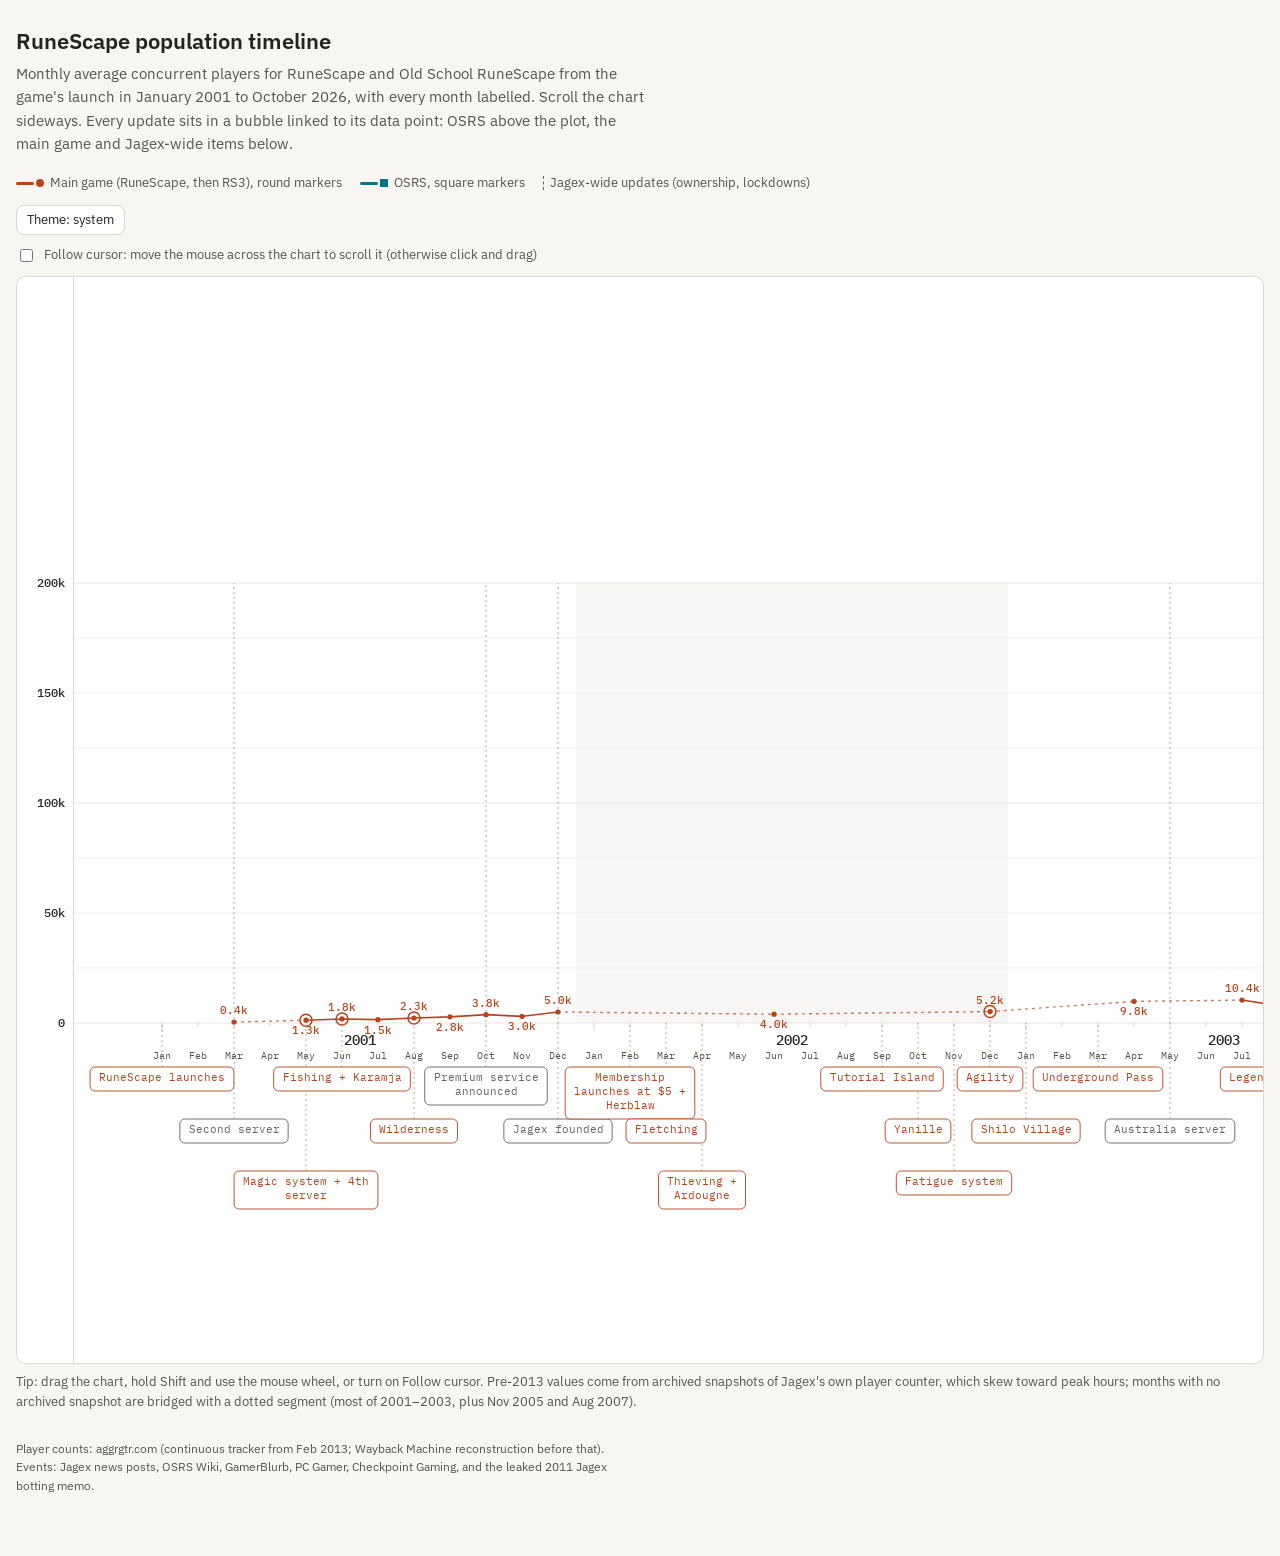
<file: index.html>
<!doctype html>
<html lang="en">
<head>
<meta charset="utf-8">
<meta name="viewport" content="width=device-width, initial-scale=1">
<meta name="description" content="Monthly average concurrent players for RuneScape and Old School RuneScape, 2001 to today, with every major update pinned to the month it shipped.">
<style>html{color-scheme:light dark}body{margin:0;font-family:system-ui,sans-serif;font-size:14px}img{max-width:100%}</style>
<title>RuneScape Population Timeline</title>
<link rel="stylesheet" href="https://fonts.googleapis.com/css2?family=IBM+Plex+Sans:wght@400;500;600&family=IBM+Plex+Mono:wght@400;500&display=swap">
<style>
/* Layout: one long horizontally scrolling chart strip with a sticky y-axis; notes stacked beneath. */
:root{
  --bg:#f7f6f2; --fg:#23231f; --muted:#55544e; --line:#d9d7cf; --grid:#e8e6df; --panel:#ffffff;
  --all:#b8441c; --rs3:#b8441c; --osrs:#0b6f8e;
  --trade:#b4850c; --mtx:#5e55c4; --osrs-ev:#2a7fcb; --rev:#b5347c; --neutral:#66645e;
  --font-body:"IBM Plex Sans",system-ui,-apple-system,"Segoe UI",sans-serif;
  --font-mono:"IBM Plex Mono",ui-monospace,SFMono-Regular,Menlo,monospace;
}
@media (prefers-color-scheme: dark){ :root:not([data-theme="light"]){
  --bg:#17171a; --fg:#ebe9e2; --muted:#c4c2b9; --line:#3a3a40; --grid:#2a2a2f; --panel:#1f1f23;
  --all:#f0825a; --rs3:#f0825a; --osrs:#4fb8e0; --trade:#e6b84a; --mtx:#9c93f2; --osrs-ev:#6db2f5; --rev:#ef7fbf; --neutral:#b9b7ae; color-scheme:dark } }
:root[data-theme="dark"]{
  --bg:#17171a; --fg:#ebe9e2; --muted:#c4c2b9; --line:#3a3a40; --grid:#2a2a2f; --panel:#1f1f23;
  --all:#f0825a; --rs3:#f0825a; --osrs:#4fb8e0; --trade:#e6b84a; --mtx:#9c93f2; --osrs-ev:#6db2f5; --rev:#ef7fbf; --neutral:#b9b7ae; color-scheme:dark }
body{background:var(--bg);color:var(--fg);font-family:var(--font-body);font-size:15px;line-height:1.55;
  padding-block:24px 48px;padding-left:max(16px,env(safe-area-inset-left,0px));padding-right:max(16px,env(safe-area-inset-right,0px))}
h1{font-size:22px;font-weight:600;margin:0 0 4px;text-wrap:balance}
.sub{color:var(--muted);margin:0 0 18px;max-width:70ch}
.legend{display:flex;flex-wrap:wrap;gap:6px 18px;margin:0 0 12px;font-size:13px;color:var(--muted)}
.legend span{display:inline-flex;align-items:center;gap:6px}
.sw{width:18px;height:3px;border-radius:2px;display:inline-block}
.mk{width:8px;height:8px;display:inline-block;margin-left:-4px}
.pill{width:14px;height:14px;border-radius:50%;display:inline-block;border:1.5px solid}
.tick{width:0;height:14px;display:inline-block;border-left:1.5px dashed var(--neutral)}
.strip{position:relative;border:1px solid var(--line);border-radius:10px;background:var(--panel);overflow-x:auto;overflow-y:hidden;
  scrollbar-width:thin;cursor:grab;user-select:none}
.strip.dragging{cursor:grabbing}
.strip.follow{cursor:ew-resize}
.ctl{display:flex;align-items:center;gap:8px;font-size:13px;color:var(--muted);margin:0 0 10px}
.ctl input{accent-color:var(--rs3)}
.btn{font:inherit;font-size:13px;color:var(--fg);background:var(--panel);border:1px solid var(--line);border-radius:8px;padding:4px 10px;cursor:pointer}
.btn:focus-visible{outline:2px solid var(--rs3);outline-offset:2px}
.bub{cursor:help}
.bub:focus-visible rect{stroke-width:2}
.tip{position:absolute;z-index:3;pointer-events:none;background:var(--fg);color:var(--bg);font-size:12.5px;line-height:1.45;padding:8px 12px;border-radius:8px;min-width:240px;max-width:320px;white-space:nowrap;box-shadow:0 2px 8px rgba(0,0,0,.25)}
.tip b{font-weight:600}
.tip .row{display:flex;justify-content:space-between;gap:14px;font-family:var(--font-mono);font-variant-numeric:tabular-nums}
.strip .inner{display:flex;align-items:flex-start;width:max-content}
#chart{flex:0 0 auto;display:block}
.axis{position:sticky;left:0;z-index:2;background:var(--panel);border-right:1px solid var(--line);flex:0 0 auto}
.hint{font-size:13px;color:var(--muted);margin:8px 0 0}
.notes{margin-top:28px;display:grid;grid-template-columns:repeat(auto-fit,minmax(280px,1fr));gap:12px 28px;font-size:14px}
.notes h2{font-size:15px;font-weight:600;margin:0 0 6px;grid-column:1/-1}
.ev{display:flex;gap:10px;align-items:flex-start}
.ev .n{flex:0 0 10px;height:10px;border-radius:50%;border:1.5px solid;margin-top:6px}
.ev .d{font-family:var(--font-mono);font-size:12px;color:var(--muted);display:block}
.src{margin-top:28px;font-size:12px;color:var(--muted);max-width:90ch}
svg text{font-family:var(--font-mono);font-variant-numeric:tabular-nums}
</style>
</head>
<body>


<h1>RuneScape population timeline</h1>
<p class="sub">Monthly average concurrent players for RuneScape and Old School RuneScape from the game's launch in January 2001 to October 2026, with every month labelled. Scroll the chart sideways. Every update sits in a bubble linked to its data point: OSRS above the plot, the main game and Jagex-wide items below.</p>
<div class="legend">
  <span><i class="sw" style="background:var(--rs3)"></i><i class="mk" style="background:var(--rs3);border-radius:50%"></i>Main game (RuneScape, then RS3), round markers</span>
  <span><i class="sw" style="background:var(--osrs)"></i><i class="mk" style="background:var(--osrs)"></i>OSRS, square markers</span>
  <span><i class="tick"></i>Jagex-wide updates (ownership, lockdowns)</span>
</div>
<div class="ctl"><button type="button" id="theme" class="btn">Theme: system</button></div>
<label class="ctl"><input type="checkbox" id="follow"> Follow cursor: move the mouse across the chart to scroll it (otherwise click and drag)</label>
<div class="strip" id="strip"><div class="tip" id="tip" role="status" hidden></div><div class="inner"><svg class="axis" id="axis" aria-hidden="true"></svg><svg id="chart" role="img"><title>Monthly average concurrent players, 2001 to 2026</title></svg></div></div>
<p class="hint">Tip: drag the chart, hold Shift and use the mouse wheel, or turn on Follow cursor. Pre-2013 values come from archived snapshots of Jagex's own player counter, which skew toward peak hours; months with no archived snapshot are bridged with a dotted segment (most of 2001–2003, plus Nov 2005 and Aug 2007).</p>

<p class="src">Player counts: aggrgtr.com (continuous tracker from Feb 2013; Wayback Machine reconstruction before that). Events: Jagex news posts, OSRS Wiki, GamerBlurb, PC Gamer, Checkpoint Gaming, and the leaked 2011 Jagex botting memo.</p>

<script>
const D = {"pre":[["2001-03",429],["2001-05",1267],["2001-06",1844],["2001-07",1532],["2001-08",2284],["2001-09",2795],["2001-10",3790],["2001-11",3019],["2001-12",5007],["2002-06",3995],["2002-12",5195],["2003-04",9824],["2003-07",10418],["2003-08",7898],["2003-10",11518],["2003-11",8817],["2003-12",10376],["2004-01",13854],["2004-02",14993],["2004-03",14886],["2004-04",16011],["2004-05",17930],["2004-06",23114],["2004-07",26655],["2004-08",30223],["2004-09",37400],["2004-10",37190],["2004-11",43382],["2004-12",54774],["2005-01",57577],["2005-02",68165],["2005-03",77376],["2005-04",80031],["2005-05",85192],["2005-06",85283],["2005-07",92630],["2005-08",90632],["2005-09",75282],["2005-10",65818],["2005-12",89795],["2006-01",81426],["2006-02",112813],["2006-03",71936],["2006-04",119044],["2006-05",110411],["2006-06",133497],["2006-07",134996],["2006-08",123249],["2006-09",113134],["2006-10",129476],["2006-11",139970],["2006-12",138292],["2007-01",144117],["2007-02",98102],["2007-03",98608],["2007-04",190487],["2007-05",100623],["2007-06",126589],["2007-07",166309],["2007-09",118438],["2007-10",131382],["2007-11",136714],["2007-12",121366],["2008-01",121691],["2008-02",98771],["2008-03",113050],["2008-04",105833],["2008-05",98882],["2008-06",118284],["2008-07",117384],["2008-08",109096],["2008-09",77781],["2008-10",89139],["2008-11",81450],["2008-12",93824],["2009-01",106241],["2009-02",91209],["2009-03",84467],["2009-04",84611],["2009-05",94568],["2009-06",95932],["2009-07",130797],["2009-08",120580],["2009-09",77370],["2009-10",70708],["2009-11",77687],["2009-12",101616],["2010-01",108957],["2010-02",100351],["2010-03",106769],["2010-04",107038],["2010-05",100529],["2010-06",127889],["2010-07",130587],["2010-08",135318],["2010-09",117688],["2010-10",108778],["2010-11",113529],["2010-12",108872],["2011-01",157314],["2011-02",189115],["2011-03",171344],["2011-04",193932],["2011-05",168079],["2011-06",174499],["2011-07",188129],["2011-08",185442],["2011-09",174713],["2011-10",150575],["2011-11",64112],["2011-12",65388],["2012-01",70737],["2012-02",70419],["2012-03",98566],["2012-04",110625],["2012-05",104625],["2012-06",138665],["2012-07",136117],["2012-08",131190],["2012-09",112989],["2012-10",104121],["2012-11",99922],["2012-12",79644],["2013-01",78974],["2013-02",69460]],"osrs":[["2013-02",39591],["2013-03",40382],["2013-04",35221],["2013-05",22661],["2013-06",19753],["2013-07",15494],["2013-08",13823],["2013-09",12813],["2013-10",10732],["2013-11",12258],["2013-12",12423],["2014-01",15912],["2014-02",16831],["2014-03",15712],["2014-04",13240],["2014-05",11742],["2014-06",15324],["2014-07",17255],["2014-08",17509],["2014-09",14576],["2014-10",15827],["2014-11",15919],["2014-12",16724],["2015-01",20591],["2015-02",25527],["2015-03",36311],["2015-04",37553],["2015-05",34987],["2015-06",31829],["2015-07",34312],["2015-08",35260],["2015-09",30255],["2015-10",28847],["2015-11",29794],["2015-12",33189],["2016-01",36879],["2016-02",34450],["2016-03",36142],["2016-04",35864],["2016-05",38589],["2016-06",38148],["2016-07",37174],["2016-08",34031],["2016-09",31743],["2016-10",33143],["2016-11",35551],["2016-12",41541],["2017-01",45901],["2017-02",41973],["2017-03",45276],["2017-04",45791],["2017-05",44137],["2017-06",44254],["2017-07",45184],["2017-08",44161],["2017-09",45252],["2017-10",45167],["2017-11",43704],["2017-12",49538],["2018-01",54263],["2018-02",52914],["2018-03",53101],["2018-04",50442],["2018-05",49503],["2018-06",45730],["2018-07",56444],["2018-08",58606],["2018-09",59316],["2018-10",58898],["2018-11",97939],["2018-12",94471],["2019-01",98524],["2019-02",95329],["2019-03",86009],["2019-04",82974],["2019-05",80673],["2019-06",74911],["2019-07",72544],["2019-08",72313],["2019-09",67481],["2019-10",63118],["2019-11",64323],["2019-12",65871],["2020-01",69042],["2020-02",74881],["2020-03",89956],["2020-04",113166],["2020-05",112112],["2020-06",101797],["2020-07",91797],["2020-08",87114],["2020-09",86642],["2020-10",95210],["2020-11",110926],["2020-12",84108],["2021-01",82321],["2021-02",83034],["2021-03",79549],["2021-04",78025],["2021-05",73064],["2021-06",63344],["2021-07",60111],["2021-08",64702],["2021-09",65119],["2021-10",78161],["2021-11",70375],["2021-12",66589],["2022-01",87509],["2022-02",74924],["2022-03",59021],["2022-04",60279],["2022-05",61146],["2022-06",63310],["2022-07",66375],["2022-08",70676],["2022-09",72562],["2022-10",72385],["2022-11",69665],["2022-12",77801],["2023-01",90526],["2023-02",91126],["2023-03",91581],["2023-04",94174],["2023-05",91887],["2023-06",86403],["2023-07",93813],["2023-08",100264],["2023-09",102078],["2023-10",105378],["2023-11",126268],["2023-12",108884],["2024-01",93866],["2024-02",97666],["2024-03",107881],["2024-04",113930],["2024-05",110531],["2024-06",112229],["2024-07",110554],["2024-08",112641],["2024-09",110647],["2024-10",107776],["2024-11",114517],["2024-12",126692],["2025-01",97584],["2025-02",94593],["2025-03",103558],["2025-04",100990],["2025-05",114985],["2025-06",127862],["2025-07",144638],["2025-08",184899],["2025-09",159876],["2025-10",150617],["2025-11",151220],["2025-12",166718],["2026-01",182433],["2026-02",138120],["2026-03",125443],["2026-04",140604],["2026-05",110092],["2026-06",91297],["2026-07",97851],["2026-08",105394],["2026-09",97149],["2026-10",98755]],"rs3":[["2013-02",48758],["2013-03",45608],["2013-04",45611],["2013-05",44721],["2013-06",49087],["2013-07",37844],["2013-08",30936],["2013-09",26852],["2013-10",23596],["2013-11",24063],["2013-12",28827],["2014-01",32559],["2014-02",33844],["2014-03",31354],["2014-04",28590],["2014-05",28585],["2014-06",31452],["2014-07",37764],["2014-08",38871],["2014-09",34583],["2014-10",36456],["2014-11",38207],["2014-12",37462],["2015-01",39920],["2015-02",40849],["2015-03",37752],["2015-04",37142],["2015-05",34282],["2015-06",36287],["2015-07",36744],["2015-08",32692],["2015-09",33276],["2015-10",34343],["2015-11",28461],["2015-12",30893],["2016-01",34388],["2016-02",35309],["2016-03",32868],["2016-04",31760],["2016-05",30584],["2016-06",31498],["2016-07",28213],["2016-08",27348],["2016-09",29230],["2016-10",26408],["2016-11",25360],["2016-12",26895],["2017-01",29431],["2017-02",32086],["2017-03",28263],["2017-04",28448],["2017-05",30772],["2017-06",28995],["2017-07",27336],["2017-08",28024],["2017-09",28130],["2017-10",25018],["2017-11",23307],["2017-12",26054],["2018-01",27082],["2018-02",28540],["2018-03",27404],["2018-04",24048],["2018-05",23530],["2018-06",23049],["2018-07",21985],["2018-08",24345],["2018-09",25719],["2018-10",22156],["2018-11",25451],["2018-12",23732],["2019-01",28242],["2019-02",27185],["2019-03",23557],["2019-04",20846],["2019-05",20112],["2019-06",20525],["2019-07",23408],["2019-08",21427],["2019-09",17876],["2019-10",17408],["2019-11",19305],["2019-12",20030],["2020-01",20303],["2020-02",22005],["2020-03",26339],["2020-04",45445],["2020-05",39155],["2020-06",31557],["2020-07",30181],["2020-08",31651],["2020-09",29558],["2020-10",33415],["2020-11",35485],["2020-12",32748],["2021-01",35867],["2021-02",38300],["2021-03",34307],["2021-04",35944],["2021-05",35003],["2021-06",31325],["2021-07",31468],["2021-08",33454],["2021-09",31155],["2021-10",28057],["2021-11",29661],["2021-12",36519],["2022-01",31015],["2022-02",27720],["2022-03",24213],["2022-04",24544],["2022-05",24380],["2022-06",23331],["2022-07",25472],["2022-08",26726],["2022-09",24173],["2022-10",26820],["2022-11",26120],["2022-12",26138],["2023-01",26251],["2023-02",25073],["2023-03",21985],["2023-04",22293],["2023-05",21504],["2023-06",24952],["2023-07",25621],["2023-08",31576],["2023-09",23197],["2023-10",21340],["2023-11",23689],["2023-12",26547],["2024-01",21692],["2024-02",21526],["2024-03",20487],["2024-04",18460],["2024-05",18460],["2024-06",18082],["2024-07",18412],["2024-08",21328],["2024-09",19516],["2024-10",20763],["2024-11",24537],["2024-12",27848],["2025-01",23238],["2025-02",21623],["2025-03",20438],["2025-04",19310],["2025-05",19904],["2025-06",18555],["2025-07",19346],["2025-08",19441],["2025-09",27285],["2025-10",23985],["2025-11",19644],["2025-12",22481],["2026-01",22212],["2026-02",20771],["2026-03",19242],["2026-04",17421],["2026-05",17182],["2026-06",15736],["2026-07",17534],["2026-08",28003],["2026-09",18812],["2026-10",17353]]};
const EV = [];
const OTHER = [["2001-01","RuneScape launches","all"],["2001-03","Second server","jagex"],["2001-05","Magic system + 4th server","all"],["2001-06","Fishing + Karamja","all"],["2001-08","Wilderness","all"],["2001-10","Premium service announced","jagex"],["2001-12","Jagex founded","jagex"],["2002-02","Membership launches at $5 + Herblaw","all"],["2002-03","Fletching","all"],["2002-04","Thieving + Ardougne","all"],["2002-09","Tutorial Island","all"],["2002-10","Yanille","all"],["2002-11","Fatigue system","all"],["2002-12","Agility","all"],["2003-01","Shilo Village","all"],["2003-03","Underground Pass","all"],["2003-05","Australia server","jagex"],["2003-08","Legends' Quest","all"],["2003-09","Mage Arena","all"],["2003-12","RuneScape 2 beta","all"],["2004-03","Duel Arena","all"],["2004-03","RuneScape 2 + Runecrafting","all"],["2004-04","Underground Pass (RS2 port)","all"],["2004-05","Treasure Trails","all"],["2004-06","Special attacks","all"],["2004-09","Kalphite Queen","all"],["2004-10","Morytania expansion","all"],["2004-12","Castle Wars + Monkey Madness","all"],["2005-01","Slayer","all"],["2005-05","Barrows","all"],["2005-07","Farming","all"],["2005-09","Fight Pits + Bank PIN","all"],["2005-10","TzHaar Fight Caves","all"],["2005-12","Champions + Wyverns","all"],["2006-03","Recipe for Disaster","all"],["2006-04","Pest Control","all"],["2006-05","Construction","all"],["2006-07","Lunar Diplomacy","all"],["2006-11","Hunter","all"],["2007-02","Fremennik Isles","all"],["2007-05","1M subscribers","all"],["2007-08","God Wars Dungeon","all"],["2007-11","Grand Exchange","all"],["2007-12","Free trade and Wilderness removed","all"],["2008-01","Summoning","all"],["2008-04","Fist of Guthix","all"],["2008-07","RuneScape HD","all"],["2008-08","Membership to $5.95","jagex"],["2008-11","Stealing Creation + While Guthix Sleeps","all"],["2009-02","Gerhard CEO","jagex"],["2009-02","Soul Wars","all"],["2009-07","Mobilising Armies","all"],["2009-09","Living Rock Caverns","all"],["2010-01","Nomad's Requiem","all"],["2010-04","Dungeoneering","all"],["2010-06","Court Cases + Ancient Effigies","all"],["2010-08","Elite Treasure Trails + Conquest","all"],["2010-10","The Void Stares Back","all"],["2010-12","Insight buys majority","jagex"],["2011-01","Nex","all"],["2011-02","Free trade and Wilderness return","all"],["2011-06","Members' Loyalty Programme","all"],["2011-07","Clan Citadels","all"],["2011-09","Ritual of the Mahjarrat","all"],["2011-10","Bot Nuke Day","all"],["2011-11","Dominion Tower","all"],["2012-01","Membership to $7.95","jagex"],["2012-02","Squeal of Fortune","all"],["2012-04","Runespan","all"],["2012-05","Queen Black Dragon","all"],["2012-07","Solomon's Store","all"],["2012-10","KBD + dungeon rework","all"],["2012-11","Evolution of Combat","all"],["2012-12","Player-owned Ports","all"],["2012-12","Premier Club introduced","all"],["2013-02","OSRS launches","osrs"],["2013-03","The World Wakes","rs3"],["2013-07","RS3 branding","rs3"],["2013-08","Divination","rs3"],["2013-09","Bonds","rs3"],["2013-09","Nightmare Zone","osrs"],["2013-10","God Wars Dungeon","osrs"],["2013-10","PvP worlds","osrs"],["2013-12","Rooftop Agility + Slayer batch 1","osrs"],["2014-01","Kraken","osrs"],["2014-02","Treasure Hunter","rs3"],["2014-03","Wilderness rejuvenation","osrs"],["2014-04","Motherlode Mine","osrs"],["2014-06","Clan Wars","osrs"],["2014-07","Legacy Mode + Araxxor","rs3"],["2014-09","Bounty Hunter","osrs"],["2014-09","Prifddinas","rs3"],["2014-10","Ironman modes","osrs"],["2014-11","Heart of Stone + Prifddinas pt 2","rs3"],["2015-02","OSRS free-to-play","osrs"],["2015-03","Bonds","osrs"],["2015-03","Dimension of Disaster","rs3"],["2015-03","Membership to $9.49","jagex"],["2015-07","Duel Arena rework","osrs"],["2015-07","Raids (Mazcab)","rs3"],["2015-08","Cerberus","osrs"],["2015-09","DarkScape","rs3"],["2015-10","Deadman Mode","osrs"],["2016-01","Invention","rs3"],["2016-01","Zeah","osrs"],["2016-02","RuneMetrics Pro","rs3"],["2016-04","NXT client","rs3"],["2016-05","Monkey Madness II","osrs"],["2016-06","Catacombs of Kourend","osrs"],["2016-06","Telos","rs3"],["2016-07","Hongtou buys Jagex","jagex"],["2016-08","Last Man Standing","osrs"],["2016-08","Skill pets","rs3"],["2016-09","Wintertodt","osrs"],["2016-11","Children of Mah","rs3"],["2016-11","Hardcore Ironman","osrs"],["2016-12","Sliske's Endgame","rs3"],["2017-01","Chambers of Xeric","osrs"],["2017-01","Mansell CEO","jagex"],["2017-05","Shattered Worlds","rs3"],["2017-06","Inferno","osrs"],["2017-06","Menaphos","rs3"],["2017-07","The Magister","rs3"],["2017-09","Fossil Island","osrs"],["2017-09","Lost Grove + Invention batch 2","rs3"],["2017-10","Dimension of the Damned","rs3"],["2017-10","Grotesque Guardians","osrs"],["2017-11","Mage Arena II + Revenant Caves","osrs"],["2018-01","Dragon Slayer II","osrs"],["2018-02","Clue scroll overhaul","rs3"],["2018-03","Deep Sea Fishing","rs3"],["2018-04","Safecracking","rs3"],["2018-05","Solak","rs3"],["2018-06","Elite Dungeons (Temple of Aminishi)","rs3"],["2018-06","Membership to $10.99","jagex"],["2018-06","Theatre of Blood","osrs"],["2018-07","RunePass","rs3"],["2018-09","Player-owned farm","rs3"],["2018-10","Mobile Android members beta","rs3"],["2018-10","OSRS mobile","osrs"],["2019-01","Kebos Lowlands","osrs"],["2019-01","Mining & Smithing rework","rs3"],["2019-03","Seed Vault","osrs"],["2019-04","Treasure Trails expansion","osrs"],["2019-05","Hosidius rework","osrs"],["2019-07","Land Out of Time","rs3"],["2019-07","Partnerships poll pulled","osrs"],["2019-07","Song of the Elves","osrs"],["2019-10","Mobile early access","rs3"],["2019-11","Leagues I: Twisted","osrs"],["2019-11","Yak Track","rs3"],["2020-01","Leagues I: Twisted ends","osrs"],["2020-02","Nightmare of Ashihama","osrs"],["2020-03","Archaeology","rs3"],["2020-04","COVID lockdowns","jagex"],["2020-04","Macarthur Fortune buys Jagex","jagex"],["2020-06","Darkmeyer","osrs"],["2020-06","Yak to the Shadows","rs3"],["2020-07","Ferox Enclave","osrs"],["2020-08","Mahogany Homes","osrs"],["2020-10","Leagues II: Trailblazer","osrs"],["2020-10","Steam release","rs3"],["2020-12","Raksha","rs3"],["2021-01","20th anniversary","rs3"],["2021-01","Carlyle buys Jagex","jagex"],["2021-01","Leagues II: Trailblazer ends","osrs"],["2021-01","Soul Wars","osrs"],["2021-02","Azzanadra's Quest","rs3"],["2021-02","Steam release","osrs"],["2021-03","Tempoross + Shooting Stars","osrs"],["2021-05","Battle of the Monolith","rs3"],["2021-05","Clans","osrs"],["2021-06","A Kingdom Divided","osrs"],["2021-06","Mobile launch + Senntisten","rs3"],["2021-07","Combat Achievements","osrs"],["2021-07","Nodon Front","rs3"],["2021-08","Deadman Reborn","osrs"],["2021-09","Croesus Front","rs3"],["2021-10","Group Ironman","osrs"],["2021-10","TzekHaar Front","rs3"],["2021-11","Golden Party Hat hunt","rs3"],["2021-12","GE tax + item sink","osrs"],["2022-01","Het's Oasis","rs3"],["2022-01","Leagues III: Shattered Relics + Nex","osrs"],["2022-02","Land of the Goblins","osrs"],["2022-03","Guardians of the Rift","osrs"],["2022-03","Jagex Launcher","jagex"],["2022-03","Leagues III: Shattered Relics ends","osrs"],["2022-04","Beneath Cursed Sands","osrs"],["2022-04","Extinction","rs3"],["2022-05","Membership to $12.49","jagex"],["2022-06","Giants' Foundry","osrs"],["2022-07","PvP Arena","osrs"],["2022-07","Zamorak boss","rs3"],["2022-08","Tombs of Amascut","osrs"],["2022-09","Fresh Start Worlds","rs3"],["2022-10","Wilderness Flash Events","rs3"],["2022-12","Succession quest","rs3"],["2023-01","Wilderness boss rework","osrs"],["2023-02","Fort Forinthry","rs3"],["2023-06","Forestry","osrs"],["2023-06","Woodcutters' Grove","rs3"],["2023-07","Desert Treasure II","osrs"],["2023-08","Necromancy","rs3"],["2023-09","Hero Pass (pulled Oct 6)","rs3"],["2023-11","Leagues IV: Trailblazer Reloaded","osrs"],["2023-11","Vorkath","rs3"],["2024-01","Leagues IV: Trailblazer Reloaded ends","osrs"],["2024-02","CVC buys Jagex","jagex"],["2024-03","Varlamore pt 1","osrs"],["2024-04","Requiem for a Dragon","rs3"],["2024-05","Project Rebalance","osrs"],["2024-07","Sanctum of Rebirth","rs3"],["2024-07","While Guthix Sleeps + Deadman: Armageddon","osrs"],["2024-08","110 Mining & Smithing","rs3"],["2024-08","Araxxor","osrs"],["2024-09","Membership to $13.99","jagex"],["2024-09","Varlamore: Rising Darkness","osrs"],["2024-10","Group Ironman","rs3"],["2024-11","Leagues V: Raging Echoes","osrs"],["2024-12","110 WC & Fletching","rs3"],["2025-01","Leagues V: Raging Echoes ends","osrs"],["2025-01","Pricing survey backlash","rs3"],["2025-03","Bellamy CEO","jagex"],["2025-05","Augmented RC & Thieving","rs3"],["2025-06","Pride event cancelled","jagex"],["2025-06","Sailing beta","osrs"],["2025-07","Eclipse of the Heart","rs3"],["2025-07","MTX experiments begin","rs3"],["2025-07","Varlamore: Final Dawn","osrs"],["2025-08","240k record","osrs"],["2025-09","257k record","osrs"],["2025-09","Leagues: Catalyst","rs3"],["2025-10","Vote to remove Treasure Hunter","rs3"],["2025-11","Heists","rs3"],["2025-11","Leagues: Catalyst ends","rs3"],["2025-11","Sailing","osrs"],["2026-01","25th anniversary","rs3"],["2026-01","Bot crackdown begins","osrs"],["2026-01","Treasure Hunter removed","rs3"],["2026-02","Early-game rebalance","rs3"],["2026-03","Combat modernisation + Havenhythe","rs3"],["2026-03","Membership to $14.99","jagex"],["2026-04","Leagues VI: Demonic Pacts","osrs"],["2026-05","Dungeoneering Remastered","rs3"],["2026-06","Leagues VI: Demonic Pacts ends","osrs"],["2026-07","POH rework + mid-game rebalance","rs3"],["2026-08","Leagues II: Equilibrium","rs3"],["2026-09","Havenhythe II + Vulkan beta","rs3"],["2026-09","Leagues II: Equilibrium ends","rs3"],["2026-10","Reignited announced then cancelled","rs3"]];
const css = v => getComputedStyle(document.documentElement).getPropertyValue(v).trim();
const PX = 36, LEFT = 70, H = 440, YMAX = 200000, PITCH = 52, PAD = 36;
function wrap(t, max=18){ const out=[]; let line=''; t.split(' ').forEach(w=>{ if((line+' '+w).trim().length>max && line){out.push(line); line=w;} else line=(line+' '+w).trim(); }); if(line) out.push(line); return out; }
function idx(m){ const [y,mo]=m.split('-').map(Number); return y*12+mo-1; }
const m0 = idx('2001-01'), m1 = Math.max(...[...D.rs3, ...D.osrs].map(([m])=>idx(m)));
const n = m1 - m0 + 1;
const W = LEFT + n*PX + 40;
const x = m => LEFT + (idx(m)-m0)*PX + PX/2;
const fmt = v => v>=100000 ? Math.round(v/1000)+'k' : (v/1000).toFixed(1)+'k';
const VAL = {all:Object.fromEntries(D.pre), rs3:Object.fromEntries(D.rs3), osrs:Object.fromEntries(D.osrs)};
function pointFor(game, m){
  if (VAL[game]?.[m]!=null) return VAL[game][m];
  if (game==='all' && VAL.rs3[m]!=null) return VAL.rs3[m];
  return null;
}
const GC = {all:'--rs3', rs3:'--rs3', osrs:'--osrs', jagex:'--neutral'};

// build one list of annotations: key events (bold) + updates, each assigned a side
const items = [];
EV.forEach(([num,m,label,kind])=>{
  const game = kind==='osrs' ? 'osrs' : kind==='neutral' ? 'jagex' : (idx(m)>=idx('2013-02') ? 'rs3' : 'all');
  items.push({m, label, game, key:true});
});
OTHER.forEach(([m,label,game])=> items.push({m, label, game, key:false}));
items.sort((a,b)=>idx(a.m)-idx(b.m) || (b.key-a.key));
// pack rows per side
const rowsTop=[], rowsBot=[];
items.forEach(it=>{
  it.px = x(it.m);
  it.lines = wrap(it.label);
  it.bw = Math.max(...it.lines.map(l=>l.length))*7.1 + 16;
  it.bh = it.lines.length*14 + 10;
  it.side = it.game==='osrs' ? 'top' : 'bot';
  const rows = it.side==='top' ? rowsTop : rowsBot;
  let r = rows.findIndex(e=>e < it.px-it.bw/2-6); if(r<0){r=rows.length; rows.push(0);} rows[r]=it.px+it.bw/2;
  it.row = r;
});
const TOP = PAD + rowsTop.length*PITCH + 10;
const BOT = 44 + rowsBot.length*PITCH + PAD;
const y = v => TOP + H - (v/YMAX)*H;

function render(){
const svg = document.getElementById('chart');
svg.setAttribute('width', W); svg.setAttribute('height', TOP+H+BOT);
svg.setAttribute('viewBox', `0 0 ${W} ${TOP+H+BOT}`);
let out = '', rings = '', bubbles = '';
for (let v=0; v<=YMAX; v+=25000) out += `<line x1="0" x2="${W}" y1="${y(v)}" y2="${y(v)}" stroke="${css('--grid')}" stroke-width="${v%100000?0.6:1}"/>`;
for (let yr=2001; yr<=Math.floor(m1/12); yr++){
  const xs = x(yr+'-01') - PX/2, xe = x(yr+'-12') + PX/2;
  if (yr%2===0) out += `<rect x="${xs}" y="${TOP}" width="${xe-xs}" height="${H}" fill="${css('--grid')}" opacity="0.35"/>`;
  out += `<text x="${(xs+xe)/2}" y="${TOP+H+22}" text-anchor="middle" font-size="14" font-weight="500" fill="${css('--fg')}">${yr}</text>`;
}
for (let i=0;i<n;i++){ const mo=(m0+i)%12; const xx=LEFT+i*PX+PX/2;
  out += `<line x1="${xx}" x2="${xx}" y1="${TOP+H}" y2="${TOP+H+(mo===0?8:4)}" stroke="${css('--line')}"/>`;
  out += `<text x="${xx}" y="${TOP+H+36}" text-anchor="middle" font-size="10" fill="${css('--muted')}">${['Jan','Feb','Mar','Apr','May','Jun','Jul','Aug','Sep','Oct','Nov','Dec'][mo]}</text>`;
}
function series(arr, color, labelSide, square){
  let path='', prev=null, pts='', bridges='', prevPt=null;
  arr.forEach(([m,v],i)=>{
    const px=x(m), py=y(v);
    if (prev!==null && idx(m)-prev>1 && prevPt) bridges += `<line x1="${prevPt[0]}" y1="${prevPt[1]}" x2="${px}" y2="${py}" stroke="${color}" stroke-width="1.4" stroke-dasharray="3 4" opacity="0.7"/>`;
    path += (prev!==null && idx(m)-prev===1) ? ` L${px} ${py}` : ` M${px} ${py}`;
    prev = idx(m); prevPt=[px,py];
    const up = labelSide==='alt' ? (i%2===0) : labelSide==='up';
    pts += square ? `<rect x="${px-2.8}" y="${py-2.8}" width="5.6" height="5.6" fill="${color}"/>` : `<circle cx="${px}" cy="${py}" r="2.6" fill="${color}"/>`;
    pts += `<text x="${px}" y="${py + (up?-8:14)}" text-anchor="middle" font-size="11" font-weight="500" fill="${color}">${fmt(v)}</text>`;
  });
  return bridges + `<path d="${path.trim()}" fill="none" stroke="${color}" stroke-width="1.6" stroke-linejoin="round"/>` + pts;
}
out += series(D.pre, css('--rs3'), 'alt');
out += series(D.osrs, css('--osrs'), 'up', true);
out += series(D.rs3, css('--rs3'), 'down');

// annotations
items.forEach(it=>{
  const c = css(GC[it.game]);
  const v = it.game==='jagex' ? null : pointFor(it.game, it.m);
  const by = it.side==='top' ? (TOP - 14 - it.bh - it.row*PITCH) : (TOP + H + 44 + it.row*PITCH);
  const lineFrom = it.side==='top' ? by + it.bh : by;
  let lineTo;
  if (it.game==='jagex') lineTo = it.side==='top' ? TOP+H : TOP;
  else if (v!=null) lineTo = it.side==='top' ? y(v) - 8 : y(v) + 8;
  else lineTo = it.side==='top' ? TOP : TOP+H;
  out += `<line x1="${it.px}" x2="${it.px}" y1="${lineFrom}" y2="${lineTo}" stroke="${c}" stroke-width="0.8" stroke-dasharray="2 3" opacity="0.65"/>`;
  if (v!=null) rings += it.game==='osrs' ? `<rect x="${it.px-6}" y="${y(v)-6}" width="12" height="12" fill="none" stroke="${c}" stroke-width="1.5"/>` : `<circle cx="${it.px}" cy="${y(v)}" r="6" fill="none" stroke="${c}" stroke-width="1.5"/>`;
  bubbles += `<g class="bub" data-i="${items.indexOf(it)}" tabindex="0"><rect x="${it.px-it.bw/2}" y="${by}" width="${it.bw}" height="${it.bh}" rx="5" fill="${css('--panel')}" stroke="${c}" stroke-width="0.9"/>`;
  bubbles += `<text x="${it.px}" y="${by+14}" text-anchor="middle" font-size="11" fill="${c}">` + it.lines.map((l,i)=>`<tspan x="${it.px}" dy="${i?14:0}">${l}</tspan>`).join('') + `</text></g>`;
});
svg.innerHTML = out + rings + bubbles;

// sticky axis
const ax = document.getElementById('axis'); const AW=56;
ax.setAttribute('width',AW); ax.setAttribute('height',TOP+H+BOT); ax.setAttribute('viewBox',`0 0 ${AW} ${TOP+H+BOT}`);
let a='';
for (let v=0; v<=YMAX; v+=50000) a += `<text x="${AW-8}" y="${y(v)+4}" text-anchor="end" font-size="12" font-weight="500" fill="${css('--fg')}">${v?v/1000+'k':'0'}</text>`;
ax.innerHTML=a;


}
render();
const themeBtn = document.getElementById('theme');
const THEMES = ['system','light','dark'];
function applyTheme(t){ if(t==='system') delete document.documentElement.dataset.theme; else document.documentElement.dataset.theme = t; themeBtn.textContent = 'Theme: ' + t; render(); }
try { const t = localStorage.getItem('rs-theme'); if (THEMES.includes(t)) applyTheme(t); } catch(e){}
themeBtn.addEventListener('click', () => { const cur = document.documentElement.dataset.theme || 'system'; const next = THEMES[(THEMES.indexOf(cur)+1)%THEMES.length]; applyTheme(next); try { localStorage.setItem('rs-theme', next); } catch(e){} });
matchMedia('(prefers-color-scheme: dark)').addEventListener('change', () => { if (!document.documentElement.dataset.theme) render(); });
const strip = document.getElementById('strip');
strip.scrollLeft = 0;
const tip = document.getElementById('tip');
const MONTHS = ['January','February','March','April','May','June','July','August','September','October','November','December'];
const nice = m => MONTHS[+m.slice(5,7)-1] + ' ' + m.slice(0,4);
const prevMonth = m => { let y=+m.slice(0,4), mo=+m.slice(5,7)-1; if(!mo){mo=12;y--;} return `${y}-${String(mo).padStart(2,'0')}`; };
const full = v => v.toLocaleString('en-US');
function rowFor(name, ser, m){
  const v = VAL[ser][m]; if (v==null) return '';
  const pv = VAL[ser][prevMonth(m)];
  const d = pv!=null ? `<span style="opacity:.75"> ${v>=pv?'+':'−'}${Math.abs(Math.round((v-pv)/pv*100))}%</span>` : '';
  return `<div class="row"><span>${name}</span><span>${full(v)}${d}</span></div>`;
}
function showTip(g, clientX, clientY){
  const it = items[+g.dataset.i];
  const who = it.game==='osrs' ? 'OSRS' : it.game==='jagex' ? 'Jagex-wide' : (idx(it.m)>=idx('2013-02') ? 'RS3' : 'RuneScape');
  let html = `<b>${it.label}</b><br>${who} · ${nice(it.m)}<br>`;
  html += rowFor(idx(it.m)>=idx('2013-02') ? 'RS3' : 'RuneScape', idx(it.m)>=idx('2013-02') ? 'rs3' : 'all', it.m);
  if (idx(it.m)>=idx('2013-02')) html += rowFor('OSRS','osrs',it.m);
  html += `<div style="opacity:.75;margin-top:4px">Monthly avg. concurrent · % vs previous month</div>`;
  tip.innerHTML = html; tip.hidden = false;
  const r = strip.getBoundingClientRect();
  let x = clientX - r.left + strip.scrollLeft + 14, y = clientY - r.top + 14;
  if (x + tip.offsetWidth > strip.scrollLeft + r.width - 8) x = clientX - r.left + strip.scrollLeft - tip.offsetWidth - 14;
  if (y + tip.offsetHeight > r.height - 8) y = clientY - r.top - tip.offsetHeight - 14;
  tip.style.left = x + 'px'; tip.style.top = y + 'px';
}
const chartEl = document.getElementById('chart');
chartEl.addEventListener('pointermove', e => { const g = e.target.closest('.bub'); if (g) showTip(g, e.clientX, e.clientY); else tip.hidden = true; });
chartEl.addEventListener('pointerleave', () => tip.hidden = true);
chartEl.addEventListener('focusin', e => { const g = e.target.closest('.bub'); if (g){ const b = g.getBoundingClientRect(); showTip(g, b.left + b.width/2, b.bottom); } });
chartEl.addEventListener('focusout', () => tip.hidden = true);
// drag to pan
let drag = null;
strip.addEventListener('pointerdown', e => { if (follow.checked || e.button!==0) return; drag = {x:e.clientX, s:strip.scrollLeft}; strip.classList.add('dragging'); strip.setPointerCapture(e.pointerId); });
strip.addEventListener('pointermove', e => {
  if (drag) { strip.scrollLeft = drag.s - (e.clientX - drag.x); return; }
  if (follow.checked) { const r = strip.getBoundingClientRect(); const t = Math.min(1, Math.max(0, (e.clientX - r.left) / r.width)); strip.scrollLeft = t * (strip.scrollWidth - strip.clientWidth); }
});
const endDrag = () => { drag = null; strip.classList.remove('dragging'); };
strip.addEventListener('pointerup', endDrag); strip.addEventListener('pointercancel', endDrag);
const follow = document.getElementById('follow');
follow.addEventListener('change', () => strip.classList.toggle('follow', follow.checked));
try { follow.checked = localStorage.getItem('rs-follow')==='1'; strip.classList.toggle('follow', follow.checked); } catch(e){}
follow.addEventListener('change', () => { try { localStorage.setItem('rs-follow', follow.checked?'1':'0'); } catch(e){} });
</script>

</body>
</html>
</file>
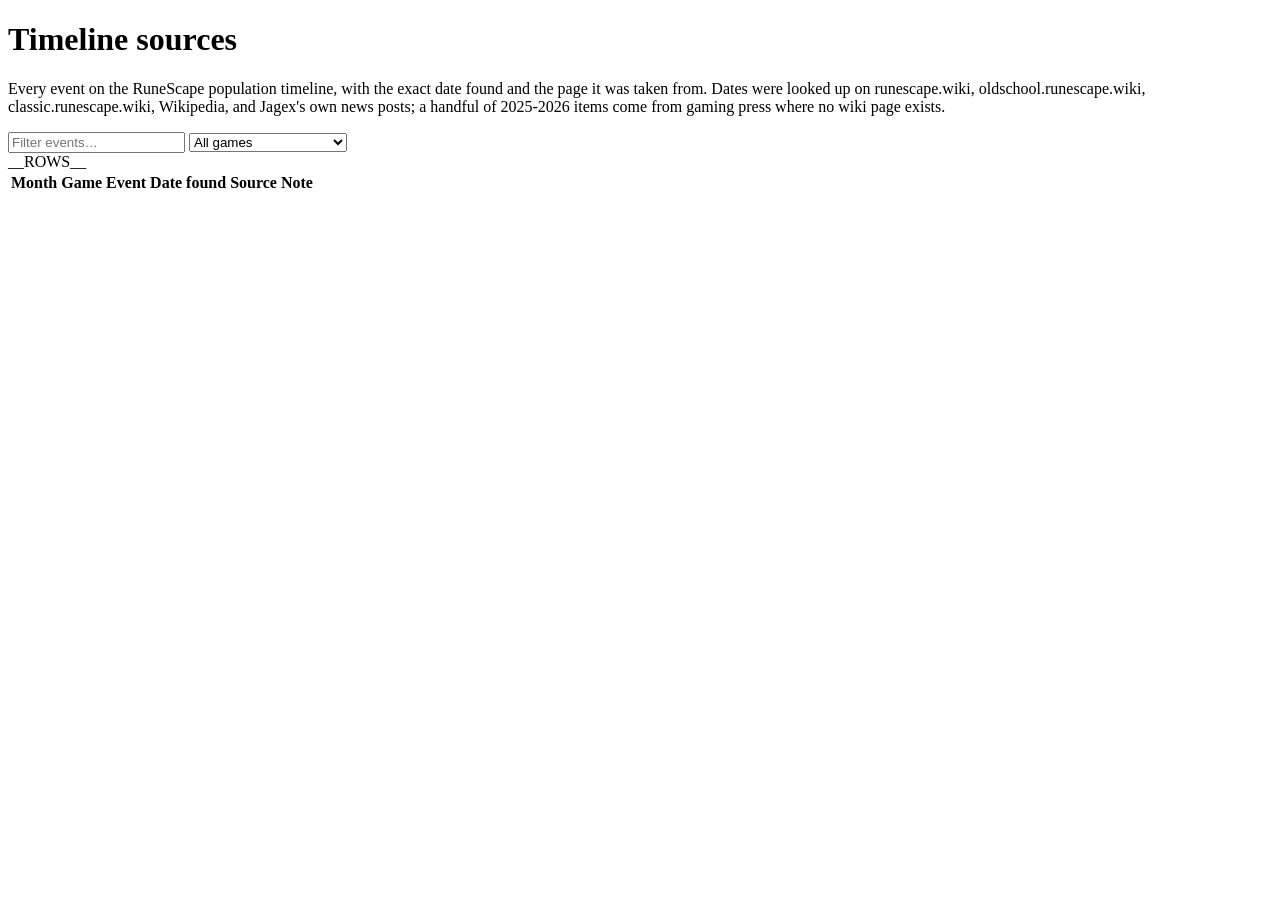
<file: site/sources_template.html>
<!doctype html>
<html lang="en">
<head>
<meta charset="utf-8">
<meta name="viewport" content="width=device-width, initial-scale=1">
<title>RuneScape Timeline Sources</title>
<meta name="description" content="Source for every event on the RuneScape population timeline: exact date found and the wiki or press page it came from.">
<link rel="stylesheet" href="https://fonts.googleapis.com/css2?family=IBM+Plex+Sans:wght@400;500;600&family=IBM+Plex+Mono:wght@400;500&display=swap">
<style>__CSS__</style>
</head>
<body>
<h1>Timeline sources</h1>
<p class="sub">Every event on the RuneScape population timeline, with the exact date found and the page it was taken from. Dates were looked up on runescape.wiki, oldschool.runescape.wiki, classic.runescape.wiki, Wikipedia, and Jagex's own news posts; a handful of 2025-2026 items come from gaming press where no wiki page exists.</p>
<div class="ctl">
  <input type="search" id="q" placeholder="Filter events…" aria-label="Filter events">
  <select id="game" aria-label="Game"><option value="">All games</option><option value="all">RuneScape (pre-2013)</option><option value="rs3">RS3</option><option value="osrs">OSRS</option><option value="jagex">Jagex</option></select>
  <span class="count" id="count"></span>
</div>
<div class="wrap"><table id="t"><thead><tr><th>Month</th><th>Game</th><th>Event</th><th>Date found</th><th>Source</th><th>Note</th></tr></thead><tbody>
__ROWS__
</tbody></table></div>
<script>__JS__</script>
</body>
</html>
</file>
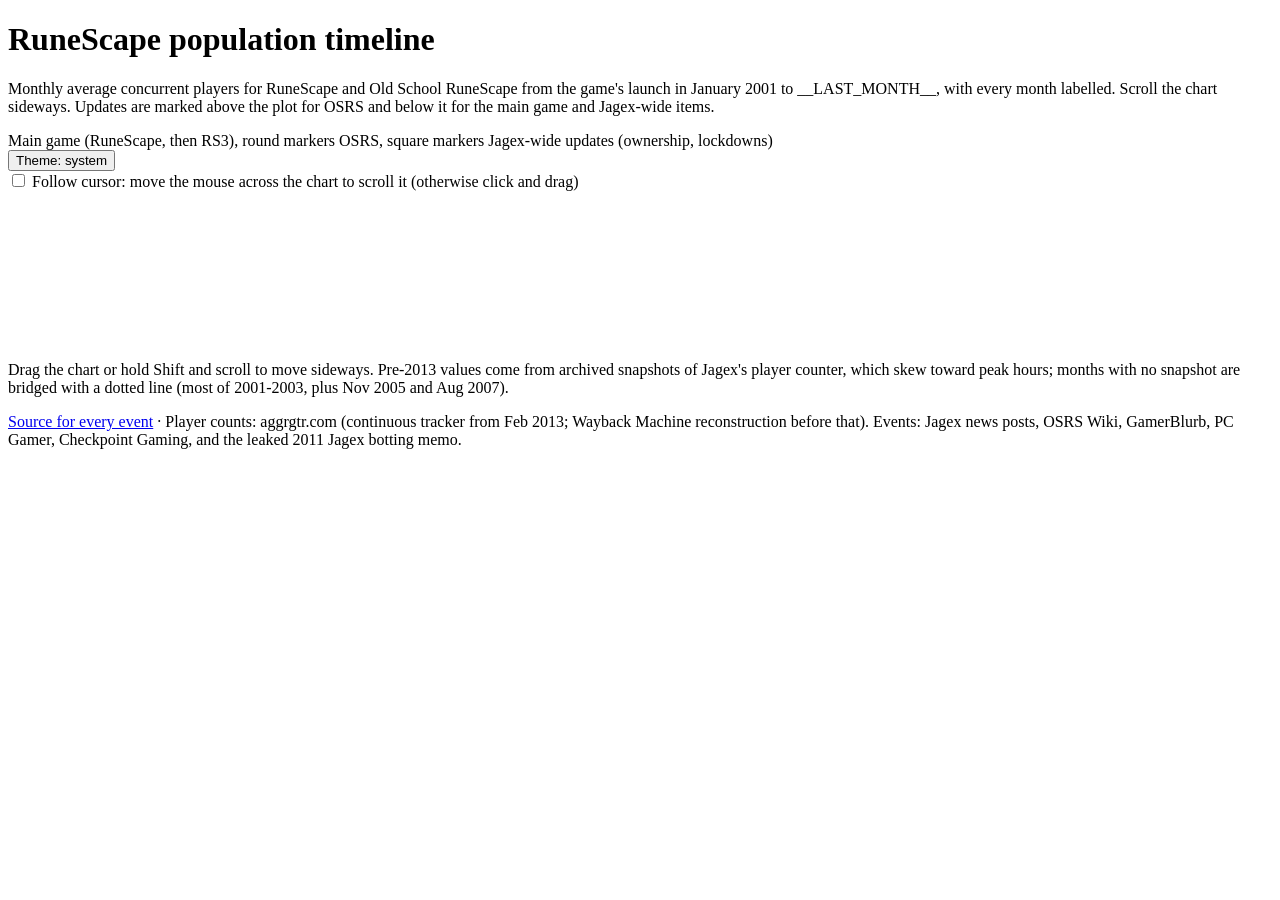
<file: site/template.html>
<!doctype html>
<html lang="en">
<head>
<meta charset="utf-8">
<meta name="viewport" content="width=device-width, initial-scale=1">
<meta name="description" content="Monthly average concurrent players for RuneScape and Old School RuneScape, 2001 to today, with every major update pinned to the month it shipped.">
<title>RuneScape Population Timeline</title>
<link rel="stylesheet" href="https://fonts.googleapis.com/css2?family=IBM+Plex+Sans:wght@400;500;600&family=IBM+Plex+Mono:wght@400;500&display=swap">
<style>__CSS__</style>
</head>
<body>
<h1>RuneScape population timeline</h1>
<p class="sub">Monthly average concurrent players for RuneScape and Old School RuneScape from the game's launch in January 2001 to __LAST_MONTH__, with every month labelled. Scroll the chart sideways. Updates are marked above the plot for OSRS and below it for the main game and Jagex-wide items.</p>
<div class="legend">
  <span><i class="sw" style="background:var(--rs3)"></i><i class="mk" style="background:var(--rs3);border-radius:50%"></i>Main game (RuneScape, then RS3), round markers</span>
  <span><i class="sw" style="background:var(--osrs)"></i><i class="mk" style="background:var(--osrs)"></i>OSRS, square markers</span>
  <span><i class="tick"></i>Jagex-wide updates (ownership, lockdowns)</span>
</div>
<div class="ctl"><button type="button" id="theme" class="btn">Theme: system</button></div>
<label class="ctl"><input type="checkbox" id="follow"> Follow cursor: move the mouse across the chart to scroll it (otherwise click and drag)</label>
<div class="strip" id="strip"><div class="tip" id="tip" role="status" hidden></div><div class="inner"><svg class="axis" id="axis" aria-hidden="true"></svg><svg id="chart" role="img"><title>Monthly average concurrent players, 2001 to 2026</title></svg></div></div>
<p class="hint">Drag the chart or hold Shift and scroll to move sideways. Pre-2013 values come from archived snapshots of Jagex's player counter, which skew toward peak hours; months with no snapshot are bridged with a dotted line (most of 2001-2003, plus Nov 2005 and Aug 2007).</p>

<p class="src"><a href="sources.html">Source for every event</a> · Player counts: aggrgtr.com (continuous tracker from Feb 2013; Wayback Machine reconstruction before that). Events: Jagex news posts, OSRS Wiki, GamerBlurb, PC Gamer, Checkpoint Gaming, and the leaked 2011 Jagex botting memo.</p>

<script>__JS__</script>

</body>
</html>
</file>
